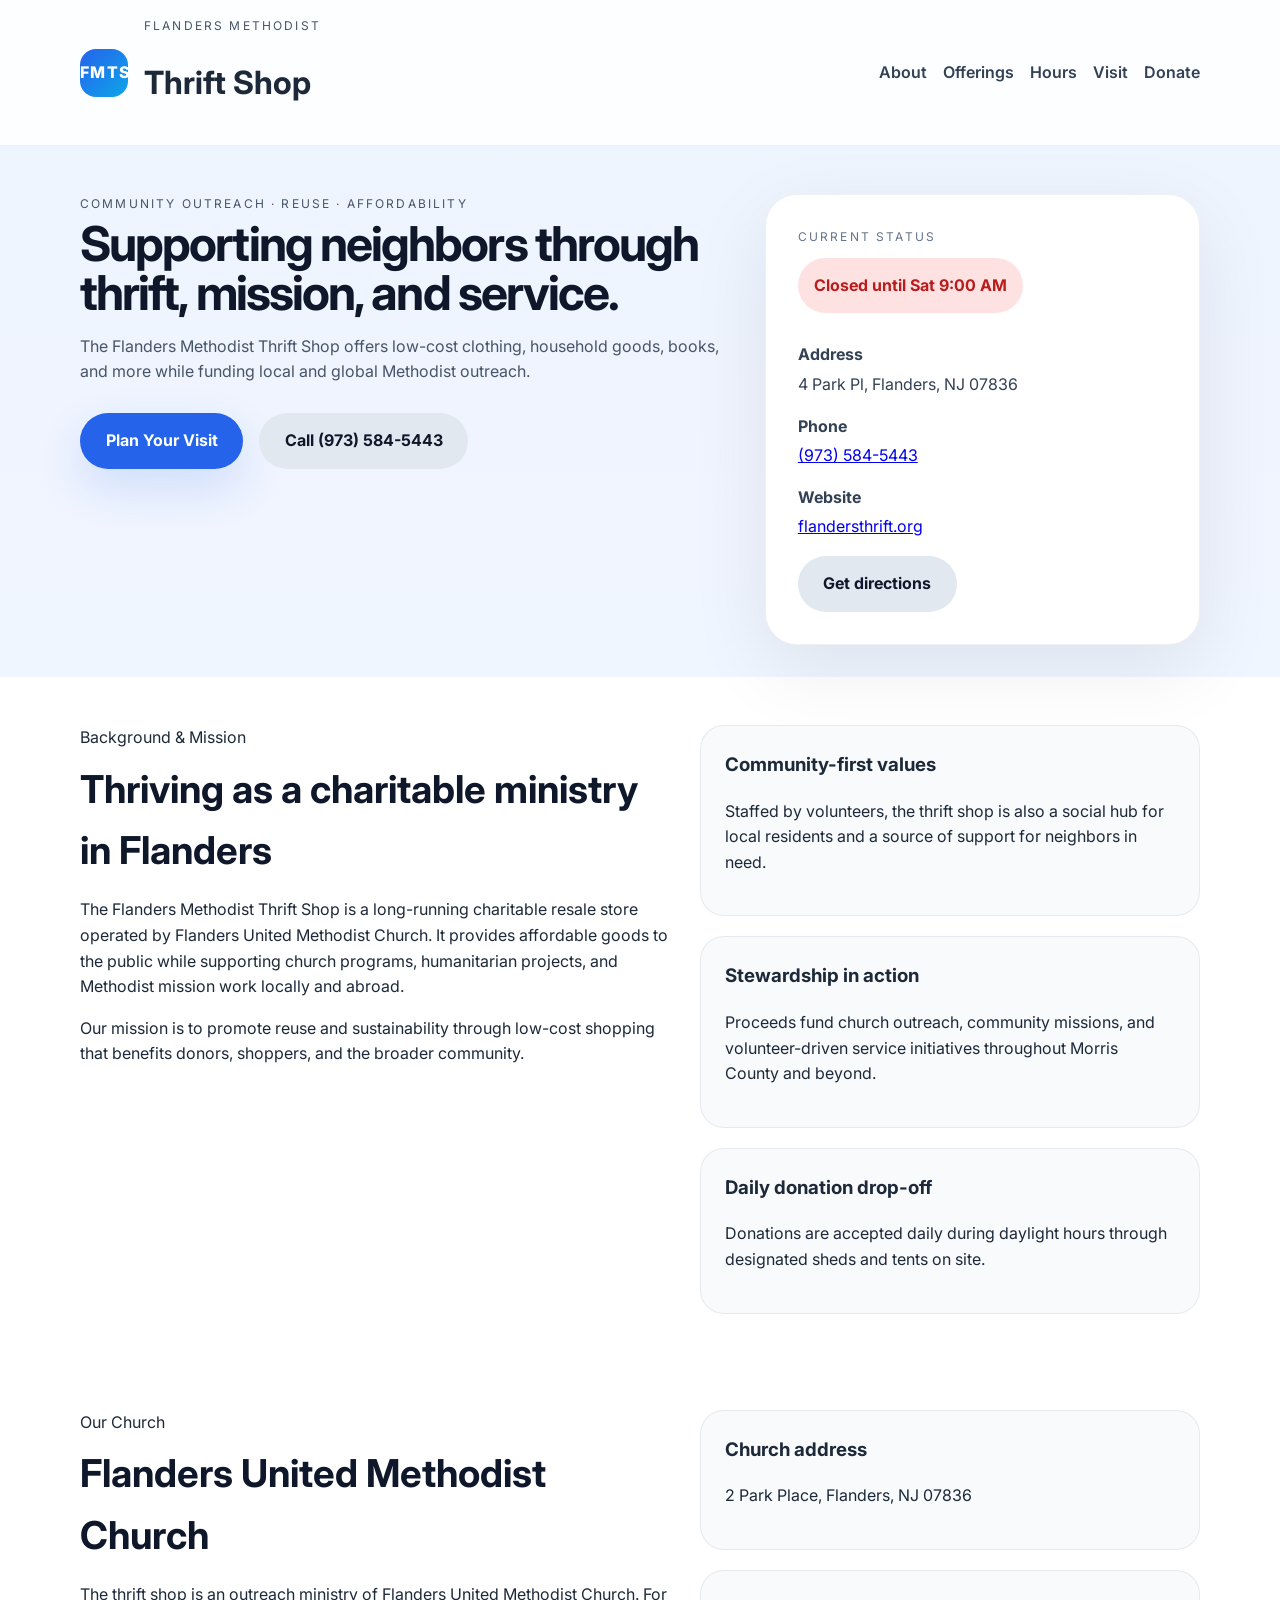
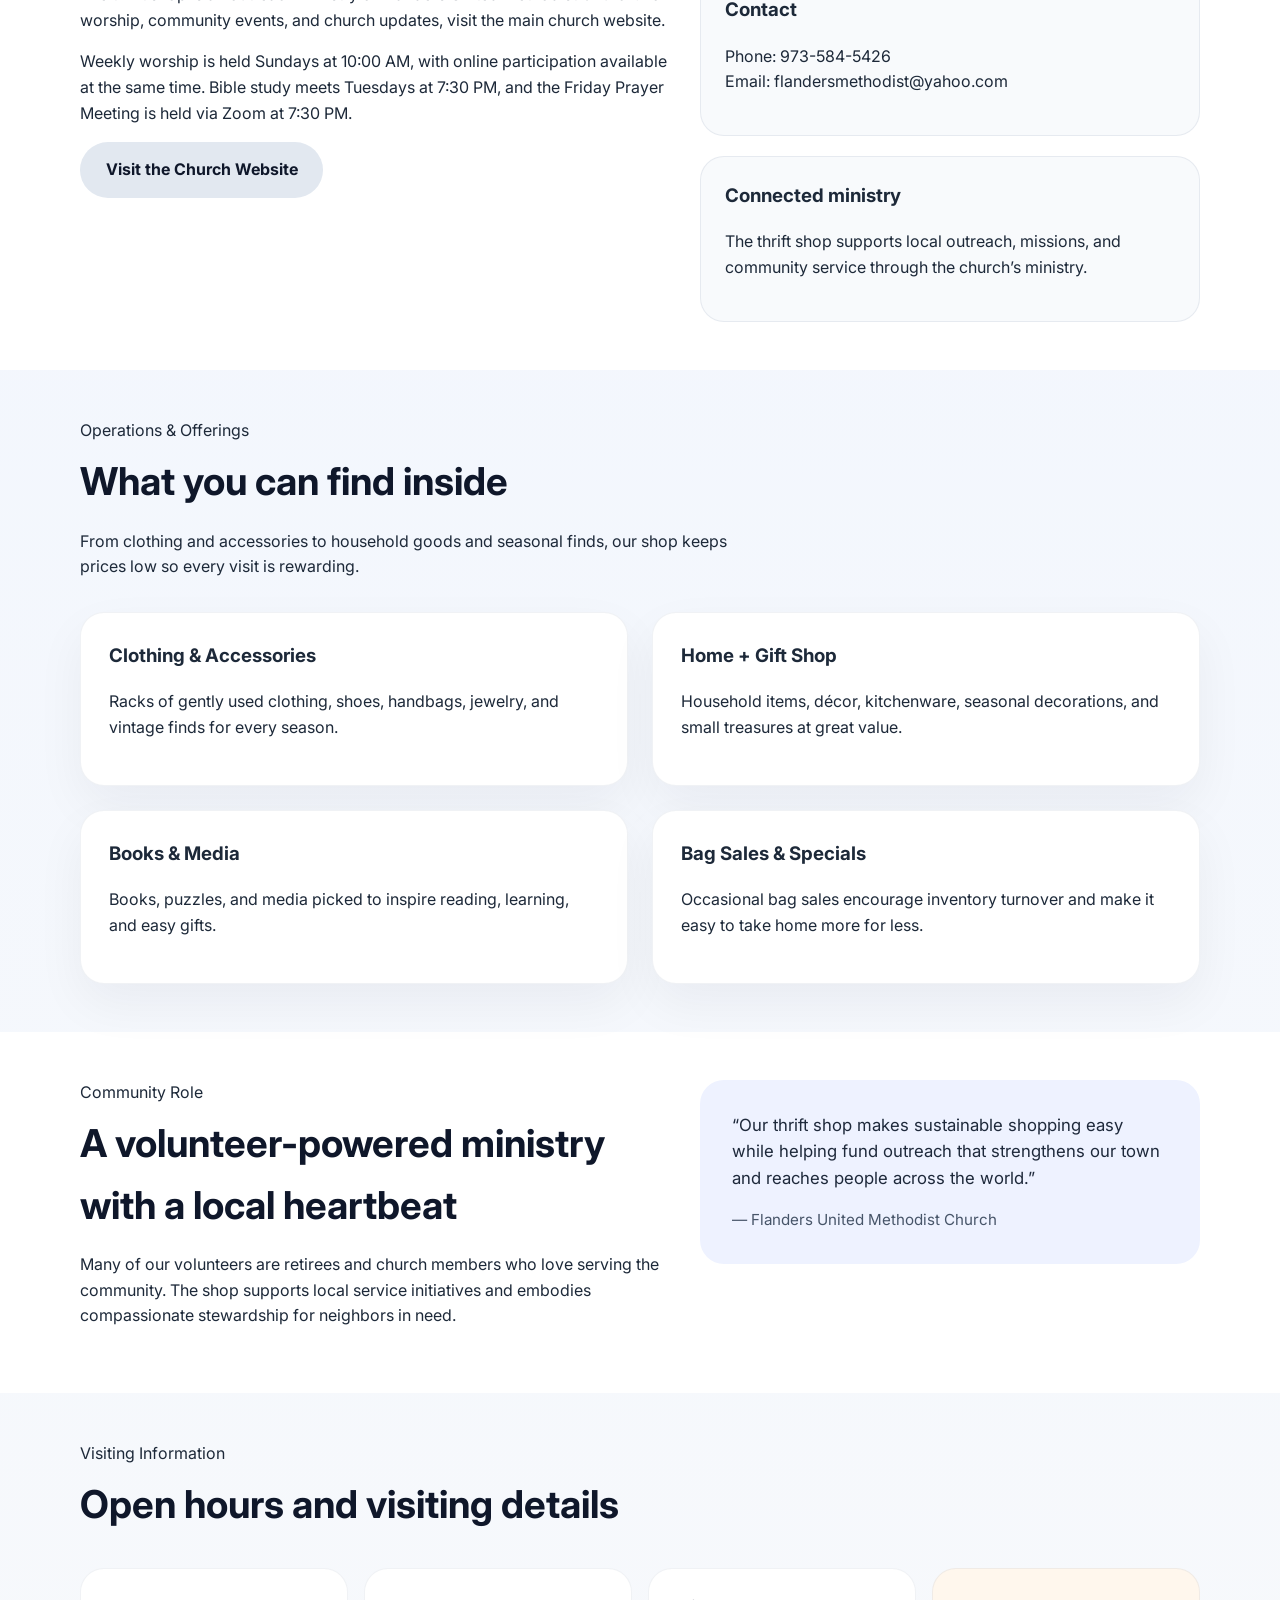
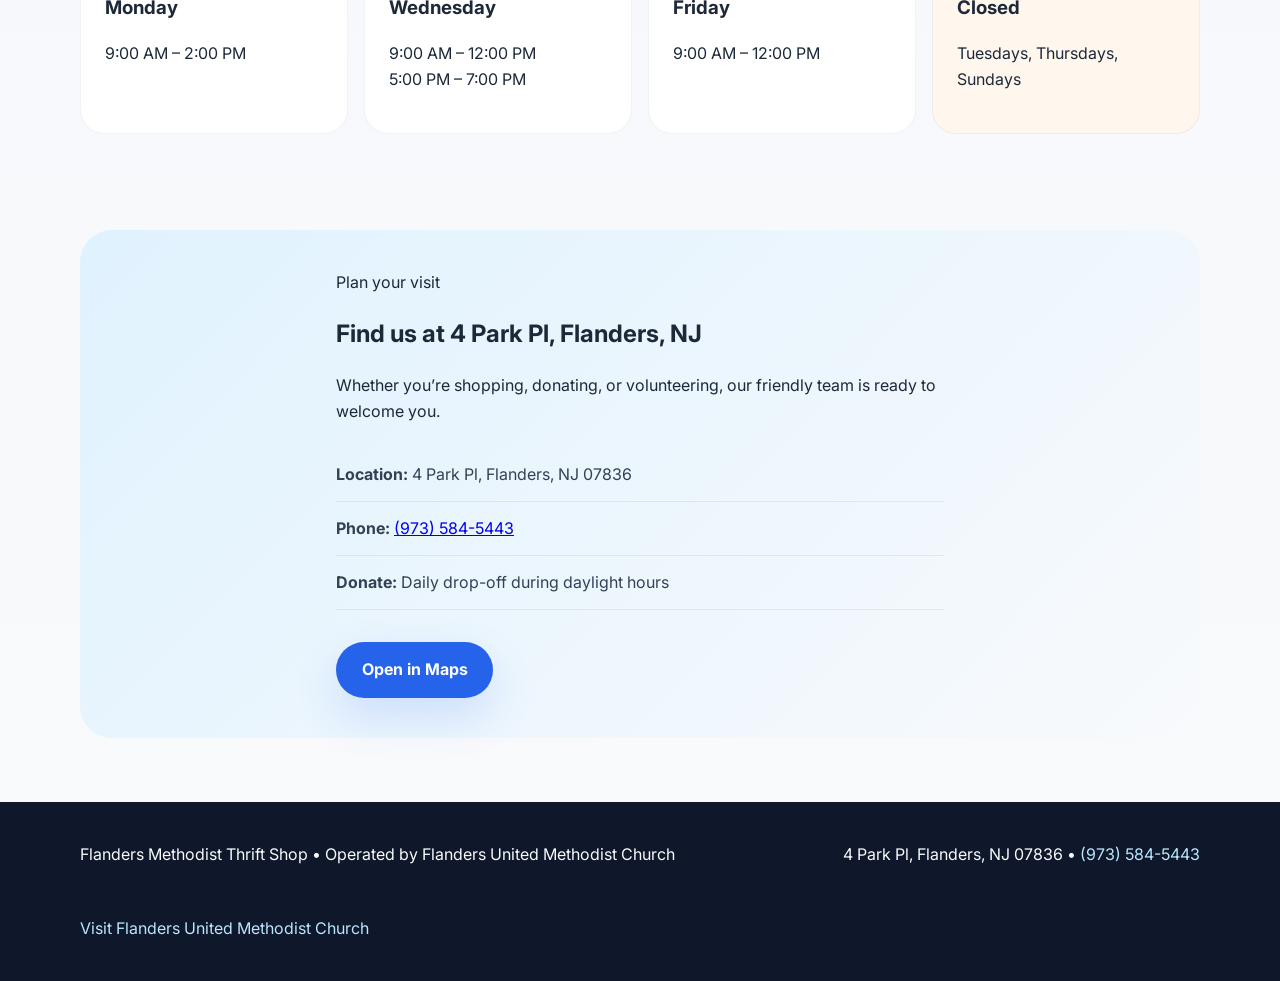
<file: index.html>
﻿<!DOCTYPE html>
<html lang="en">
<head>
  <meta charset="UTF-8" />
  <meta name="viewport" content="width=device-width, initial-scale=1.0" />
  <title>Flanders Methodist Thrift Shop</title>
  <meta name="description" content="Affordable thrift shopping and community outreach at the Flanders Methodist Thrift Shop in Flanders, NJ." />
  <link rel="preconnect" href="https://fonts.googleapis.com" />
  <link rel="preconnect" href="https://fonts.gstatic.com" crossorigin />
  <link href="https://fonts.googleapis.com/css2?family=Inter:wght@400;500;600;700;800&display=swap" rel="stylesheet" />
  <link rel="stylesheet" href="style.css" />
</head>
<body>
  <header class="site-header">
    <div class="container header-inner">
      <div class="brand">
        <div class="logo">FMTS</div>
        <div>
          <p class="eyebrow">Flanders Methodist</p>
          <h1>Thrift Shop</h1>
        </div>
      </div>
      <nav class="site-nav" aria-label="Primary">
        <a href="#about">About</a>
        <a href="#offerings">Offerings</a>
        <a href="#hours">Hours</a>
        <a href="#visit">Visit</a>
        <a href="donation.html">Donate</a>
      </nav>
    </div>
  </header>

  <main>
    <section class="hero">
      <div class="container hero-grid">
        <div class="hero-copy">
          <p class="eyebrow">Community outreach · reuse · affordability</p>
          <h2>Supporting neighbors through thrift, mission, and service.</h2>
          <p>The Flanders Methodist Thrift Shop offers low-cost clothing, household goods, books, and more while funding local and global Methodist outreach.</p>
          <div class="hero-actions">
            <a class="button button-primary" href="#visit">Plan Your Visit</a>
            <a class="button button-secondary" href="tel:+19735845443">Call (973) 584-5443</a>
          </div>
        </div>

        <aside class="status-card">
          <p class="status-label">Current status</p>
          <div class="status-value status-closed">Closed until Sat 9:00 AM</div>
          <div class="info-block">
            <p><strong>Address</strong></p>
            <p>4 Park Pl, Flanders, NJ 07836</p>
          </div>
          <div class="info-block">
            <p><strong>Phone</strong></p>
            <p><a href="tel:+19735845443">(973) 584-5443</a></p>
          </div>
          <div class="info-block">
            <p><strong>Website</strong></p>
            <p><a href="https://www.flandersthrift.org">flandersthrift.org</a></p>
          </div>
          <a class="button button-map" href="https://www.google.com/maps/search/?api=1&query=4+Park+Pl+Flanders+NJ+07836" target="_blank" rel="noreferrer">Get directions</a>
        </aside>
      </div>
    </section>

    <section id="about" class="section section-alt">
      <div class="container section-grid">
        <div>
          <span class="section-label">Background & Mission</span>
          <h2>Thriving as a charitable ministry in Flanders</h2>
          <p>The Flanders Methodist Thrift Shop is a long-running charitable resale store operated by Flanders United Methodist Church. It provides affordable goods to the public while supporting church programs, humanitarian projects, and Methodist mission work locally and abroad.</p>
          <p>Our mission is to promote reuse and sustainability through low-cost shopping that benefits donors, shoppers, and the broader community.</p>
        </div>
        <div class="feature-list">
          <article class="feature">
            <h3>Community-first values</h3>
            <p>Staffed by volunteers, the thrift shop is also a social hub for local residents and a source of support for neighbors in need.</p>
          </article>
          <article class="feature">
            <h3>Stewardship in action</h3>
            <p>Proceeds fund church outreach, community missions, and volunteer-driven service initiatives throughout Morris County and beyond.</p>
          </article>
          <article class="feature">
            <h3>Daily donation drop-off</h3>
            <p>Donations are accepted daily during daylight hours through designated sheds and tents on site.</p>
          </article>
        </div>
      </div>
    </section>

    <section id="church" class="section section-alt">
      <div class="container section-grid">
        <div>
          <span class="section-label">Our Church</span>
          <h2>Flanders United Methodist Church</h2>
          <p>The thrift shop is an outreach ministry of Flanders United Methodist Church. For worship, community events, and church updates, visit the main church website.</p>
          <p>Weekly worship is held Sundays at 10:00 AM, with online participation available at the same time. Bible study meets Tuesdays at 7:30 PM, and the Friday Prayer Meeting is held via Zoom at 7:30 PM.</p>
          <p><a class="button button-secondary" href="https://flandersmethodist.org" target="_blank" rel="noreferrer">Visit the Church Website</a></p>
        </div>
        <div class="feature-list">
          <article class="feature">
            <h3>Church address</h3>
            <p>2 Park Place, Flanders, NJ 07836</p>
          </article>
          <article class="feature">
            <h3>Contact</h3>
            <p>Phone: 973-584-5426<br>Email: flandersmethodist@yahoo.com</p>
          </article>
          <article class="feature">
            <h3>Connected ministry</h3>
            <p>The thrift shop supports local outreach, missions, and community service through the church’s ministry.</p>
          </article>
        </div>
      </div>
    </section>

    <section id="offerings" class="section">
      <div class="container">
        <div class="section-header">
          <span class="section-label">Operations & Offerings</span>
          <h2>What you can find inside</h2>
          <p>From clothing and accessories to household goods and seasonal finds, our shop keeps prices low so every visit is rewarding.</p>
        </div>
        <div class="cards-grid">
          <article class="card">
            <h3>Clothing & Accessories</h3>
            <p>Racks of gently used clothing, shoes, handbags, jewelry, and vintage finds for every season.</p>
          </article>
          <article class="card">
            <h3>Home + Gift Shop</h3>
            <p>Household items, décor, kitchenware, seasonal decorations, and small treasures at great value.</p>
          </article>
          <article class="card">
            <h3>Books & Media</h3>
            <p>Books, puzzles, and media picked to inspire reading, learning, and easy gifts.</p>
          </article>
          <article class="card">
            <h3>Bag Sales & Specials</h3>
            <p>Occasional bag sales encourage inventory turnover and make it easy to take home more for less.</p>
          </article>
        </div>
      </div>
    </section>

    <section class="section section-alt">
      <div class="container section-grid">
        <div>
          <span class="section-label">Community Role</span>
          <h2>A volunteer-powered ministry with a local heartbeat</h2>
          <p>Many of our volunteers are retirees and church members who love serving the community. The shop supports local service initiatives and embodies compassionate stewardship for neighbors in need.</p>
        </div>
        <div class="community-quote">
          <p>“Our thrift shop makes sustainable shopping easy while helping fund outreach that strengthens our town and reaches people across the world.”</p>
          <footer>— Flanders United Methodist Church</footer>
        </div>
      </div>
    </section>

    <section id="hours" class="section">
      <div class="container">
        <div class="section-header">
          <span class="section-label">Visiting Information</span>
          <h2>Open hours and visiting details</h2>
        </div>
        <div class="hours-grid">
          <article class="hours-card">
            <h3>Monday</h3>
            <p>9:00 AM – 2:00 PM</p>
          </article>
          <article class="hours-card">
            <h3>Wednesday</h3>
            <p>9:00 AM – 12:00 PM<br />5:00 PM – 7:00 PM</p>
          </article>
          <article class="hours-card">
            <h3>Friday</h3>
            <p>9:00 AM – 12:00 PM</p>
          </article>
          <article class="hours-card hours-closed">
            <h3>Closed</h3>
            <p>Tuesdays, Thursdays, Sundays</p>
          </article>
        </div>
      </div>
    </section>

    <section id="visit" class="section section-visit">
      <div class="container visit-panel">
        <div>
          <span class="section-label">Plan your visit</span>
          <h2>Find us at 4 Park Pl, Flanders, NJ</h2>
          <p>Whether you’re shopping, donating, or volunteering, our friendly team is ready to welcome you.</p>
          <ul class="visit-list">
            <li><strong>Location:</strong> 4 Park Pl, Flanders, NJ 07836</li>
            <li><strong>Phone:</strong> <a href="tel:+19735845443">(973) 584-5443</a></li>
            <li><strong>Donate:</strong> Daily drop-off during daylight hours</li>
          </ul>
          <a class="button button-primary" href="https://www.google.com/maps/search/?api=1&query=4+Park+Pl+Flanders+NJ+07836" target="_blank" rel="noreferrer">Open in Maps</a>
        </div>
      </div>
    </section>
  </main>

  <footer class="site-footer">
    <div class="container footer-inner">
      <p>Flanders Methodist Thrift Shop • Operated by Flanders United Methodist Church</p>
      <p>4 Park Pl, Flanders, NJ 07836 • <a href="tel:+19735845443">(973) 584-5443</a></p>
      <p><a href="https://flandersmethodist.org" target="_blank" rel="noreferrer">Visit Flanders United Methodist Church</a></p>
    </div>
  </footer>
</body>
</html>
</file>
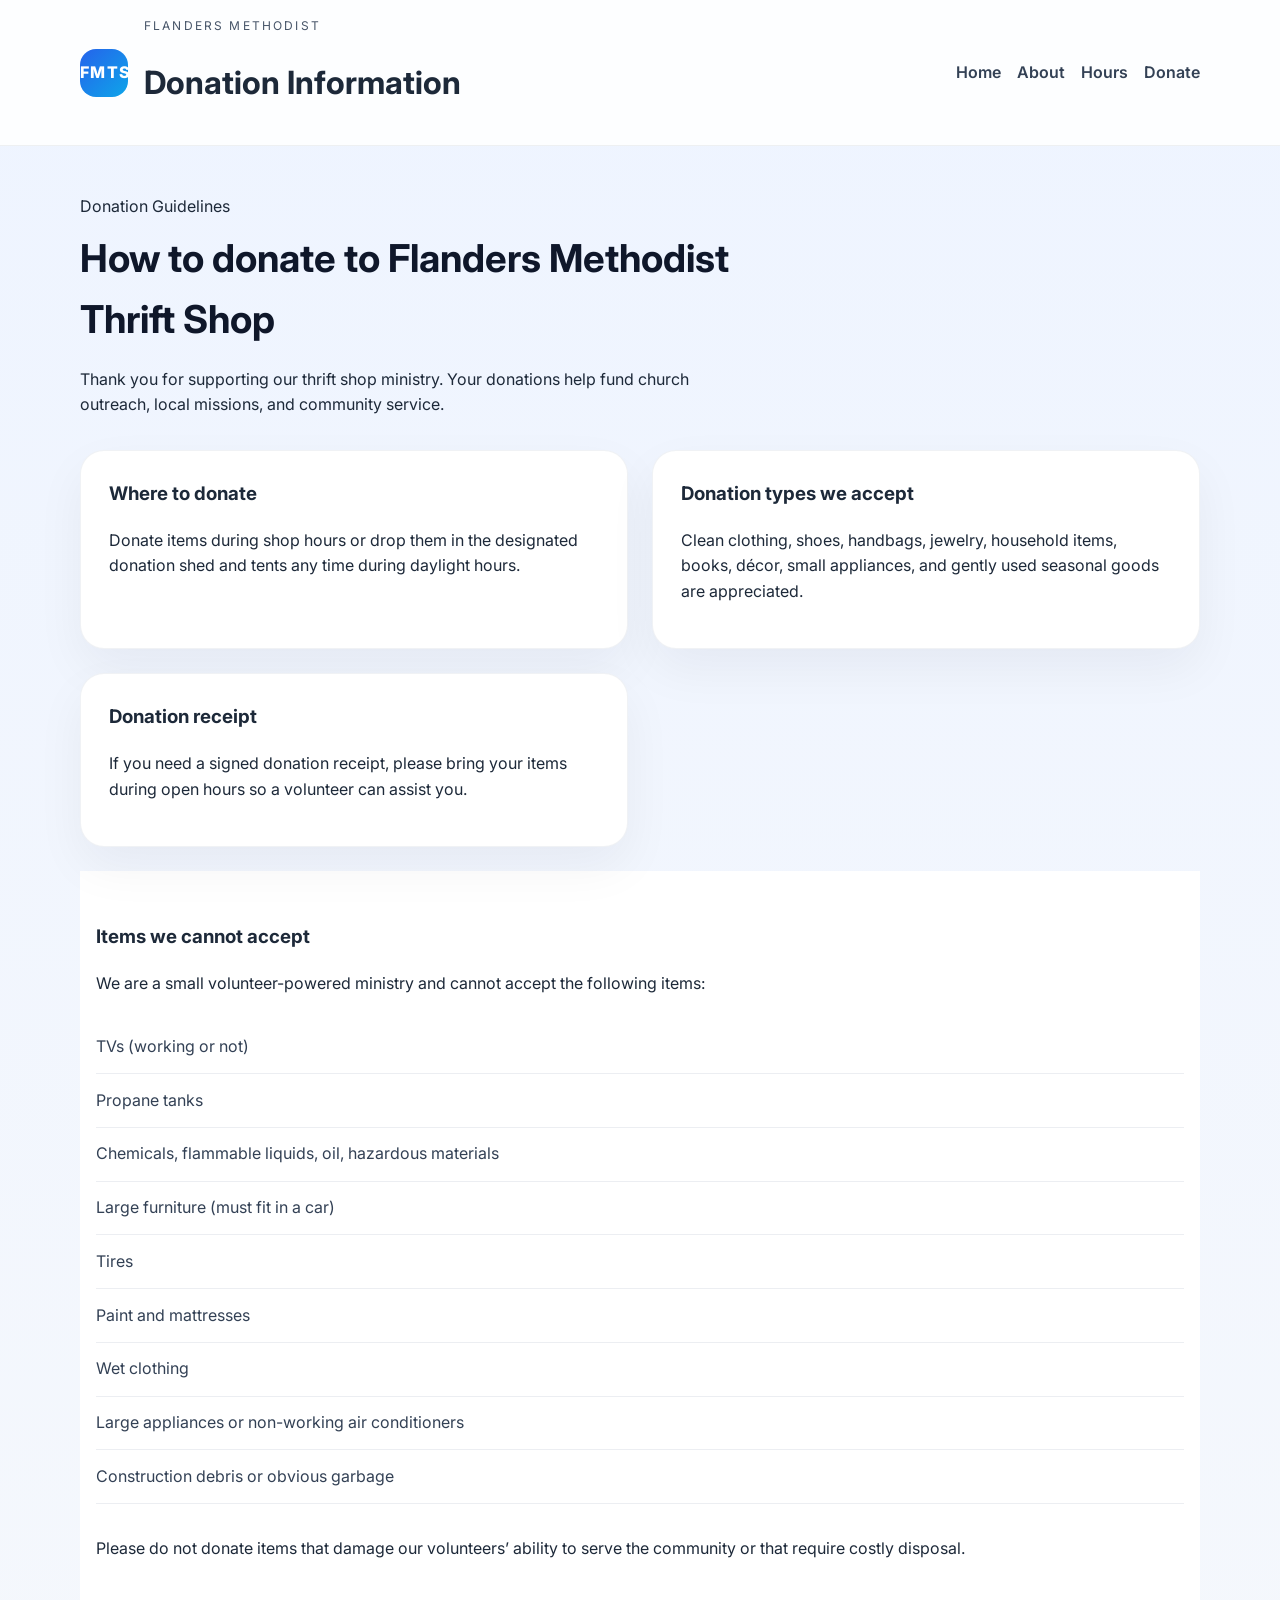
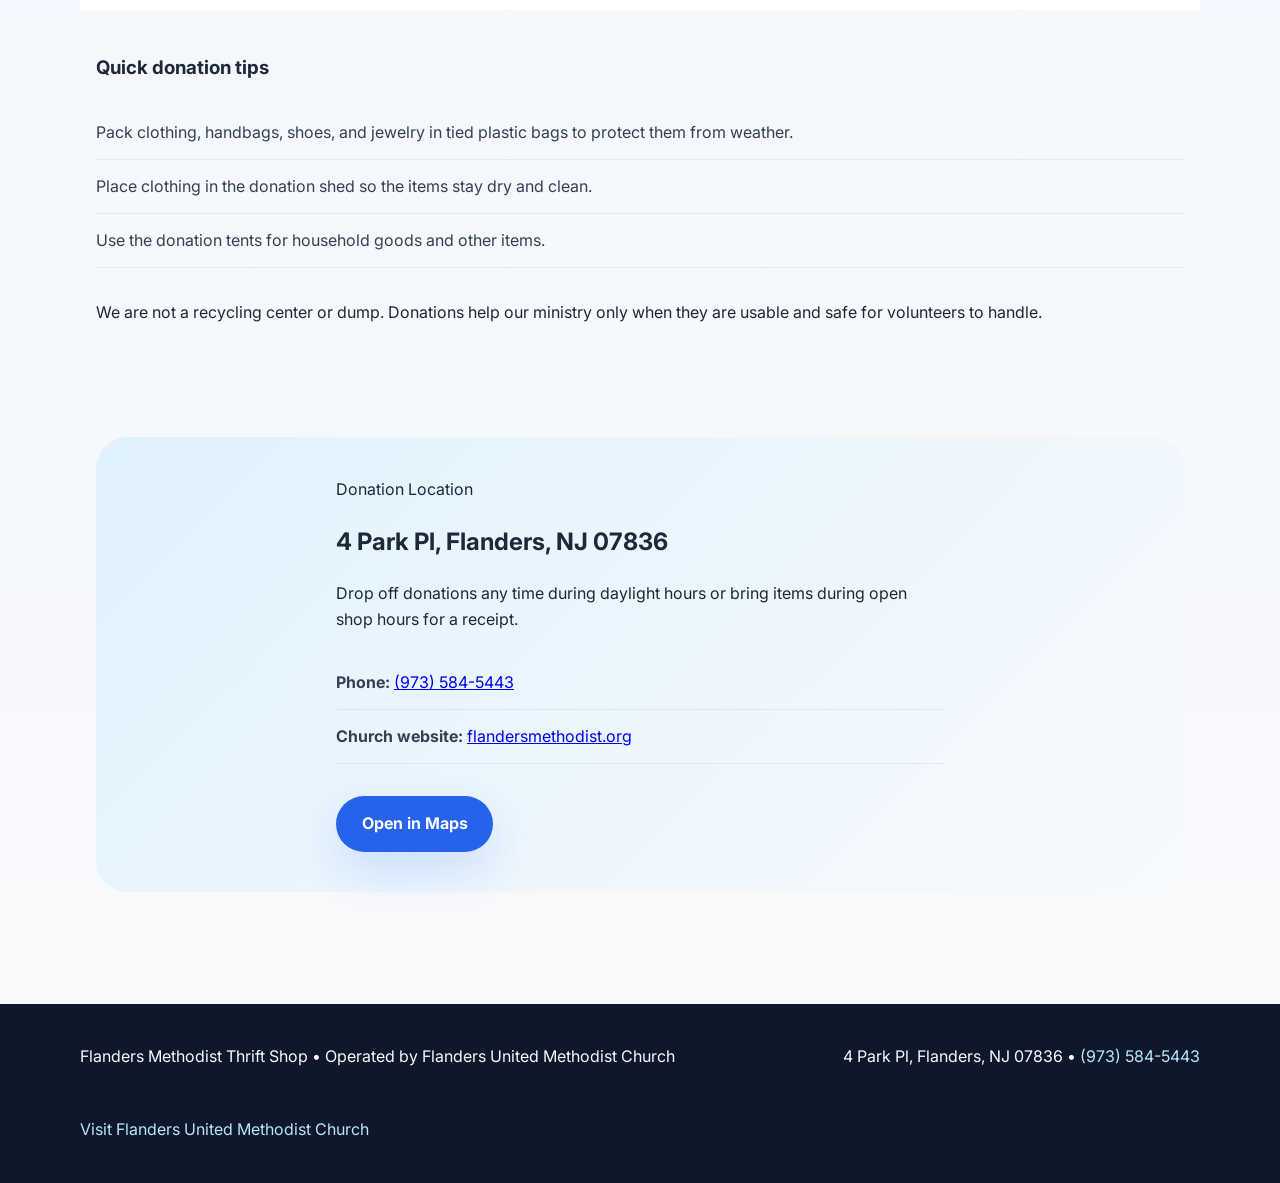
<file: donation.html>
<!DOCTYPE html>
<html lang="en">
<head>
  <meta charset="UTF-8" />
  <meta name="viewport" content="width=device-width, initial-scale=1.0" />
  <title>Donation Information | Flanders Methodist Thrift Shop</title>
  <meta name="description" content="Donation guidelines for Flanders Methodist Thrift Shop in Flanders, NJ." />
  <link rel="preconnect" href="https://fonts.googleapis.com" />
  <link rel="preconnect" href="https://fonts.gstatic.com" crossorigin />
  <link href="https://fonts.googleapis.com/css2?family=Inter:wght@400;500;600;700;800&display=swap" rel="stylesheet" />
  <link rel="stylesheet" href="style.css" />
</head>
<body>
  <header class="site-header">
    <div class="container header-inner">
      <div class="brand">
        <div class="logo">FMTS</div>
        <div>
          <p class="eyebrow">Flanders Methodist</p>
          <h1>Donation Information</h1>
        </div>
      </div>
      <nav class="site-nav" aria-label="Primary">
        <a href="index.html">Home</a>
        <a href="index.html#about">About</a>
        <a href="index.html#hours">Hours</a>
        <a href="donation.html">Donate</a>
      </nav>
    </div>
  </header>

  <main>
    <section class="section">
      <div class="container">
        <div class="section-header">
          <span class="section-label">Donation Guidelines</span>
          <h2>How to donate to Flanders Methodist Thrift Shop</h2>
          <p>Thank you for supporting our thrift shop ministry. Your donations help fund church outreach, local missions, and community service.</p>
        </div>

        <div class="cards-grid">
          <article class="card">
            <h3>Where to donate</h3>
            <p>Donate items during shop hours or drop them in the designated donation shed and tents any time during daylight hours.</p>
          </article>
          <article class="card">
            <h3>Donation types we accept</h3>
            <p>Clean clothing, shoes, handbags, jewelry, household items, books, décor, small appliances, and gently used seasonal goods are appreciated.</p>
          </article>
          <article class="card">
            <h3>Donation receipt</h3>
            <p>If you need a signed donation receipt, please bring your items during open hours so a volunteer can assist you.</p>
          </article>
        </div>

        <section class="section-alt" style="padding: 2rem 0; margin-top: 1.5rem;">
          <div class="container">
            <h3>Items we cannot accept</h3>
            <p>We are a small volunteer-powered ministry and cannot accept the following items:</p>
            <ul class="visit-list">
              <li>TVs (working or not)</li>
              <li>Propane tanks</li>
              <li>Chemicals, flammable liquids, oil, hazardous materials</li>
              <li>Large furniture (must fit in a car)</li>
              <li>Tires</li>
              <li>Paint and mattresses</li>
              <li>Wet clothing</li>
              <li>Large appliances or non-working air conditioners</li>
              <li>Construction debris or obvious garbage</li>
            </ul>
            <p>Please do not donate items that damage our volunteers’ ability to serve the community or that require costly disposal.</p>
          </div>
        </section>

        <section class="section" style="padding-top: 1.5rem;">
          <div class="container">
            <h3>Quick donation tips</h3>
            <ul class="visit-list">
              <li>Pack clothing, handbags, shoes, and jewelry in tied plastic bags to protect them from weather.</li>
              <li>Place clothing in the donation shed so the items stay dry and clean.</li>
              <li>Use the donation tents for household goods and other items.</li>
            </ul>
            <p>We are not a recycling center or dump. Donations help our ministry only when they are usable and safe for volunteers to handle.</p>
          </div>
        </section>

        <section class="section section-visit">
          <div class="container visit-panel">
            <div>
              <span class="section-label">Donation Location</span>
              <h2>4 Park Pl, Flanders, NJ 07836</h2>
              <p>Drop off donations any time during daylight hours or bring items during open shop hours for a receipt.</p>
              <ul class="visit-list">
                <li><strong>Phone:</strong> <a href="tel:+19735845443">(973) 584-5443</a></li>
                <li><strong>Church website:</strong> <a href="https://flandersmethodist.org" target="_blank" rel="noreferrer">flandersmethodist.org</a></li>
              </ul>
              <a class="button button-primary" href="https://www.google.com/maps/search/?api=1&query=4+Park+Pl+Flanders+NJ+07836" target="_blank" rel="noreferrer">Open in Maps</a>
            </div>
          </div>
        </section>
      </div>
    </section>
  </main>

  <footer class="site-footer">
    <div class="container footer-inner">
      <p>Flanders Methodist Thrift Shop • Operated by Flanders United Methodist Church</p>
      <p>4 Park Pl, Flanders, NJ 07836 • <a href="tel:+19735845443">(973) 584-5443</a></p>
      <p><a href="https://flandersmethodist.org" target="_blank" rel="noreferrer">Visit Flanders United Methodist Church</a></p>
    </div>
  </footer>
</body>
</html>
</file>
<file: style.css>
﻿:root {
  color-scheme: light;
  font-family: 'Inter', system-ui, -apple-system, BlinkMacSystemFont, 'Segoe UI', sans-serif;
  line-height: 1.6;
  color: #1d2939;
  background: #f5f7fb;
}
* {
  box-sizing: border-box;
}
html {
  scroll-behavior: smooth;
}
body {
  margin: 0;
  min-height: 100vh;
  background: linear-gradient(180deg, #eef4ff 0%, #f9fafb 100%);
}
img {
  max-width: 100%;
  display: block;
}
button,
a {
  font: inherit;
}
.container {
  width: min(1120px, calc(100% - 2rem));
  margin: 0 auto;
}
.site-header {
  padding: 1rem 0;
  position: sticky;
  top: 0;
  z-index: 10;
  backdrop-filter: blur(10px);
  background: rgba(255, 255, 255, 0.86);
  border-bottom: 1px solid rgba(15, 23, 42, 0.06);
}
.header-inner {
  display: flex;
  align-items: center;
  justify-content: space-between;
  gap: 1rem;
}
.brand {
  display: flex;
  align-items: center;
  gap: 1rem;
}
.logo {
  width: 3rem;
  height: 3rem;
  border-radius: 1rem;
  display: grid;
  place-items: center;
  background: linear-gradient(135deg, #2563eb 0%, #0ea5e9 100%);
  color: #fff;
  font-weight: 800;
  letter-spacing: 0.08em;
}
.eyebrow {
  text-transform: uppercase;
  font-size: 0.75rem;
  letter-spacing: 0.18em;
  color: #475569;
  margin: 0 0 0.4rem;
}
.site-nav {
  display: flex;
  flex-wrap: wrap;
  gap: 1rem;
}
.site-nav a {
  color: #334155;
  text-decoration: none;
  font-weight: 600;
}
.site-nav a:hover {
  color: #0f172a;
}
.hero {
  padding: 3rem 0 2rem;
}
.hero-grid {
  display: grid;
  grid-template-columns: 1.5fr 1fr;
  gap: 2rem;
  align-items: start;
}
.hero-copy h2 {
  margin: 0;
  font-size: clamp(2rem, 4vw, 3rem);
  line-height: 1.02;
  letter-spacing: -0.04em;
  color: #0f172a;
}
.hero-copy p {
  max-width: 46rem;
  color: #475569;
}
.hero-actions {
  display: flex;
  flex-wrap: wrap;
  gap: 1rem;
  margin-top: 1.75rem;
}
.button {
  display: inline-flex;
  align-items: center;
  justify-content: center;
  padding: 0.95rem 1.6rem;
  border-radius: 999px;
  font-weight: 700;
  text-decoration: none;
  transition: transform 0.2s ease, box-shadow 0.2s ease, background-color 0.2s ease;
}
.button:hover {
  transform: translateY(-1px);
}
.button-primary {
  background: #2563eb;
  color: white;
  box-shadow: 0 18px 45px rgba(37, 99, 235, 0.16);
}
.button-secondary,
.button-map {
  background: #e2e8f0;
  color: #0f172a;
}
.button-secondary:hover,
.button-map:hover {
  background: #cbd5e1;
}
.status-card {
  padding: 2rem;
  border-radius: 2rem;
  background: white;
  box-shadow: 0 24px 80px rgba(15, 23, 42, 0.08);
  border: 1px solid rgba(148, 163, 184, 0.16);
}
.status-label {
  text-transform: uppercase;
  letter-spacing: 0.18em;
  font-size: 0.75rem;
  color: #64748b;
  margin: 0 0 0.75rem;
}
.status-value {
  display: inline-flex;
  padding: 0.9rem 1rem;
  border-radius: 999px;
  font-weight: 700;
  background: #f8fafc;
  color: #334155;
  margin-bottom: 1.6rem;
}
.status-closed {
  background: #fee2e2;
  color: #b91c1c;
}
.info-block {
  margin-bottom: 1rem;
}
.info-block p {
  margin: 0.25rem 0 0;
  color: #334155;
}
.section {
  padding: 3rem 0;
}
.section-alt {
  background: #ffffff;
}
.section-header {
  max-width: 42rem;
  margin-bottom: 2rem;
}
.section-header h2,
.section-grid h2 {
  margin: 0.5rem 0 1rem;
  font-size: clamp(1.75rem, 3vw, 2.5rem);
  color: #0f172a;
}
.section-grid {
  display: grid;
  grid-template-columns: minmax(0, 1fr) minmax(280px, 0.85fr);
  gap: 2rem;
  align-items: start;
}
.feature-list {
  display: grid;
  gap: 1.25rem;
}
.feature {
  padding: 1.5rem;
  background: #f8fafc;
  border-radius: 1.5rem;
  border: 1px solid rgba(148, 163, 184, 0.18);
}
.feature h3 {
  margin-top: 0;
}
.cards-grid {
  display: grid;
  grid-template-columns: repeat(2, minmax(0, 1fr));
  gap: 1.5rem;
}
.card {
  background: white;
  padding: 1.75rem;
  border-radius: 1.5rem;
  box-shadow: 0 20px 50px rgba(15, 23, 42, 0.05);
  border: 1px solid rgba(148, 163, 184, 0.14);
}
.card h3 {
  margin-top: 0;
}
.community-quote {
  padding: 2rem;
  background: #eef2ff;
  border-radius: 1.5rem;
  display: flex;
  flex-direction: column;
  justify-content: center;
}
.community-quote p {
  margin: 0 0 1rem;
  color: #1e293b;
  font-size: 1.05rem;
}
.community-quote footer {
  color: #475569;
  font-size: 0.95rem;
}
.hours-grid {
  display: grid;
  grid-template-columns: repeat(4, minmax(0, 1fr));
  gap: 1rem;
}
.hours-card {
  background: white;
  padding: 1.5rem;
  border-radius: 1.5rem;
  border: 1px solid rgba(148, 163, 184, 0.14);
}
.hours-card h3 {
  margin-top: 0;
}
.hours-closed {
  background: #fff7ed;
}
.section-visit {
  padding-bottom: 4rem;
}
.visit-panel {
  padding: 2.5rem;
  border-radius: 2rem;
  background: linear-gradient(135deg, #e0f2fe 0%, #f8fafc 100%);
  display: grid;
  place-items: center;
}
.visit-panel div {
  max-width: 38rem;
}
.visit-list {
  list-style: none;
  padding: 0;
  margin: 1.5rem 0 2rem;
}
.visit-list li {
  padding: 0.85rem 0;
  border-bottom: 1px solid rgba(148, 163, 184, 0.18);
  color: #334155;
}
.site-footer {
  padding: 1.5rem 0;
  background: #0f172a;
  color: #f8fafc;
}
.footer-inner {
  display: flex;
  flex-wrap: wrap;
  gap: 1rem;
  justify-content: space-between;
  align-items: center;
}
.site-footer a {
  color: #bae6fd;
  text-decoration: none;
}
@media (max-width: 900px) {
  .hero-grid,
  .section-grid,
  .hours-grid,
  .cards-grid {
    grid-template-columns: 1fr;
  }
  .header-inner {
    flex-direction: column;
    align-items: flex-start;
  }
  .site-nav {
    width: 100%;
    justify-content: flex-start;
  }
  .hero-copy p {
    max-width: 100%;
  }
  .status-card,
  .visit-panel {
    width: 100%;
  }
}
@media (max-width: 640px) {
  .container {
    width: min(100%, calc(100% - 1.5rem));
  }
  .button {
    width: 100%;
  }
  .site-nav {
    gap: 0.75rem;
  }
  .site-nav a {
    display: inline-block;
    padding: 0.5rem 0;
  }
  .hero {
    padding: 2rem 0 1rem;
  }
  .section {
    padding: 2rem 0;
  }
  .visit-panel {
    padding: 1.5rem;
  }
  .section-header {
    margin-bottom: 1.5rem;
  }
}
</file>
